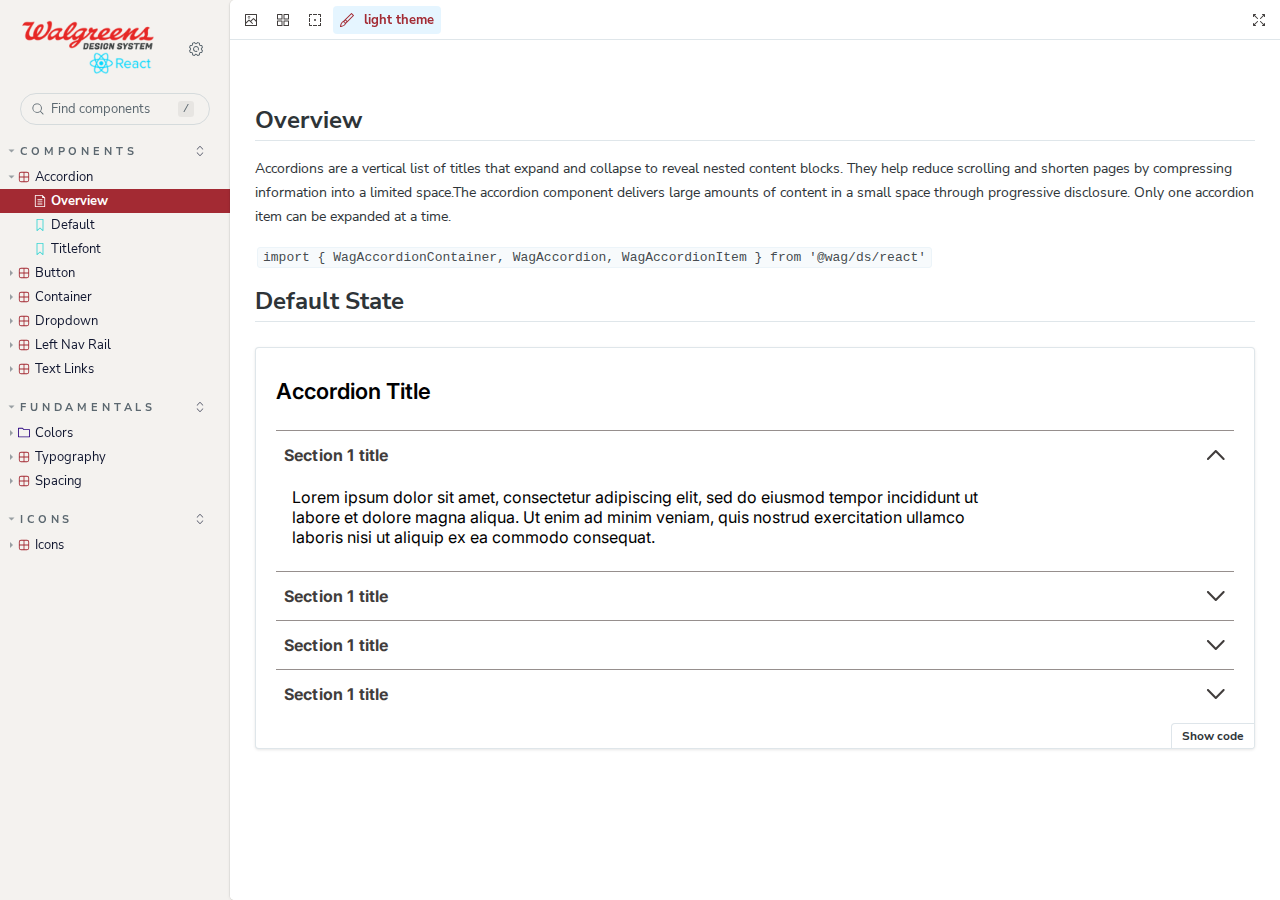
<file: index.html>
<!DOCTYPE html>
<html lang="en">
  <head>
    <meta charset="utf-8" />

    <title>@storybook/core-server - Storybook</title>
    <meta name="viewport" content="width=device-width, initial-scale=1" />

    
    <link rel="icon" type="image/svg+xml" href="./favicon.svg" />
    
    <link
      rel="prefetch"
      href="./sb-common-assets/nunito-sans-regular.woff2"
      as="font"
      type="font/woff2"
      crossorigin
    />
    <link
      rel="prefetch"
      href="./sb-common-assets/nunito-sans-bold.woff2"
      as="font"
      type="font/woff2"
      crossorigin
    />
    <link rel="stylesheet" href="./sb-common-assets/fonts.css" />

    <link href="./sb-manager/runtime.js" rel="modulepreload" />

    
    <link href="./sb-addons/storysource-0/manager-bundle.js" rel="modulepreload" />
    
    <link href="./sb-addons/essentials-controls-1/manager-bundle.js" rel="modulepreload" />
    
    <link href="./sb-addons/essentials-actions-2/manager-bundle.js" rel="modulepreload" />
    
    <link href="./sb-addons/essentials-backgrounds-3/manager-bundle.js" rel="modulepreload" />
    
    <link href="./sb-addons/essentials-viewport-4/manager-bundle.js" rel="modulepreload" />
    
    <link href="./sb-addons/essentials-toolbars-5/manager-bundle.js" rel="modulepreload" />
    
    <link href="./sb-addons/essentials-measure-6/manager-bundle.js" rel="modulepreload" />
    
    <link href="./sb-addons/essentials-outline-7/manager-bundle.js" rel="modulepreload" />
    
    <link href="./sb-addons/interactions-8/manager-bundle.js" rel="modulepreload" />
    
    <link href="./sb-addons/themes-9/manager-bundle.js" rel="modulepreload" />
    
    <link href="./sb-addons/a11y-10/manager-bundle.js" rel="modulepreload" />
    
    <link href="./sb-addons/links-11/manager-bundle.js" rel="modulepreload" />
    
    <link href="./sb-addons/libs-react-storybook-12/manager-bundle.js" rel="modulepreload" />
       

    <style>
      #storybook-root[hidden] {
        display: none !important;
      }
    </style>

    
  </head>
  <body>
    <div id="root"></div>

    
    <script>
      
        
          window['FEATURES'] = {
  "warnOnLegacyHierarchySeparator": true,
  "buildStoriesJson": false,
  "storyStoreV7": true,
  "argTypeTargetsV7": true,
  "legacyDecoratorFileOrder": false
};
        
      
        
          window['REFS'] = {};
        
      
        
          window['LOGLEVEL'] = "info";
        
      
        
          window['DOCS_OPTIONS'] = {
  "defaultName": "Docs",
  "autodocs": "tag"
};
        
      
        
          window['CONFIG_TYPE'] = "PRODUCTION";
        
      
        
      
        
      
    </script>
    

    <script type="module">
      import './sb-manager/runtime.js';

      
      import './sb-addons/storysource-0/manager-bundle.js';
      
      import './sb-addons/essentials-controls-1/manager-bundle.js';
      
      import './sb-addons/essentials-actions-2/manager-bundle.js';
      
      import './sb-addons/essentials-backgrounds-3/manager-bundle.js';
      
      import './sb-addons/essentials-viewport-4/manager-bundle.js';
      
      import './sb-addons/essentials-toolbars-5/manager-bundle.js';
      
      import './sb-addons/essentials-measure-6/manager-bundle.js';
      
      import './sb-addons/essentials-outline-7/manager-bundle.js';
      
      import './sb-addons/interactions-8/manager-bundle.js';
      
      import './sb-addons/themes-9/manager-bundle.js';
      
      import './sb-addons/a11y-10/manager-bundle.js';
      
      import './sb-addons/links-11/manager-bundle.js';
      
      import './sb-addons/libs-react-storybook-12/manager-bundle.js';
      
    </script>

    <link href="./sb-preview/runtime.js" rel="prefetch" as="script" />
  </body>
</html>
</file>
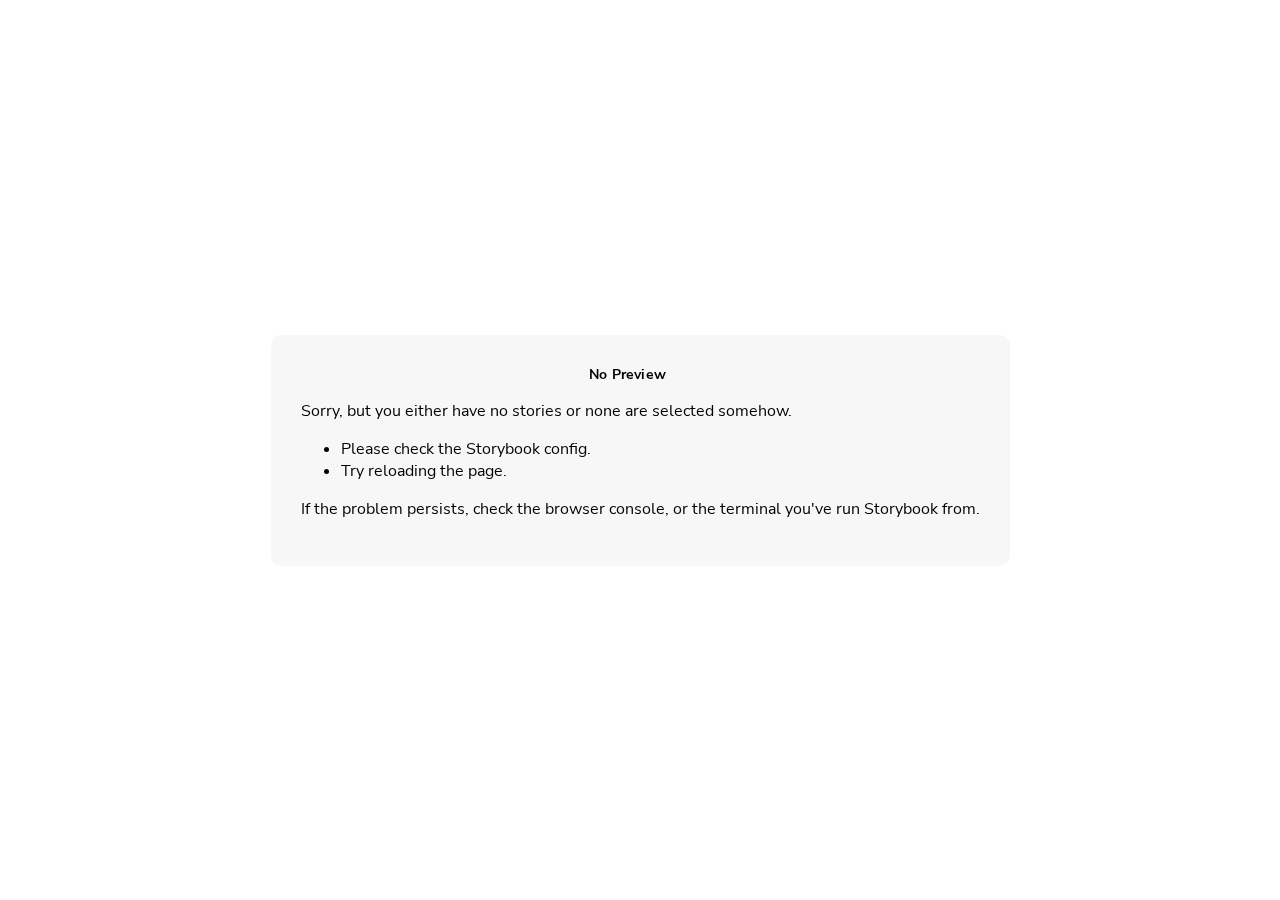
<file: iframe.html>
<!DOCTYPE html>
<!--suppress HtmlUnknownTarget -->
<html lang="en">

<head>
  <meta charset="utf-8" />
  <title>Storybook</title>
  <meta name="viewport" content="width=device-width, initial-scale=1" />

  <link rel="prefetch" href="./sb-common-assets/nunito-sans-regular.woff2" as="font" type="font/woff2" crossorigin />
  <link rel="prefetch" href="./sb-common-assets/nunito-sans-italic.woff2" as="font" type="font/woff2" crossorigin />
  <link rel="prefetch" href="./sb-common-assets/nunito-sans-bold.woff2" as="font" type="font/woff2" crossorigin />
  <link rel="prefetch" href="./sb-common-assets/nunito-sans-bold-italic.woff2" as="font" type="font/woff2" crossorigin />
  <link rel="stylesheet" href="./sb-common-assets/fonts.css" />

  <script>
    window.CONFIG_TYPE = 'PRODUCTION';
    window.LOGLEVEL = 'info';
    window.FRAMEWORK_OPTIONS = {};
    window.CHANNEL_OPTIONS = {};
    window.FEATURES = {"warnOnLegacyHierarchySeparator":true,"buildStoriesJson":false,"storyStoreV7":true,"argTypeTargetsV7":true,"legacyDecoratorFileOrder":false};
    window.STORIES = [{"titlePrefix":"","directory":"./libs/react/src","files":"**/*.mdx","importPathMatcher":"^\\.[\\\\/](?:libs\\/react\\/src(?:\\/(?!\\.)(?:(?:(?!(?:^|\\/)\\.).)*?)\\/|\\/|$)(?!\\.)(?=.)[^/]*?\\.mdx)$"},{"titlePrefix":"","directory":"./libs/react/src/lib","files":"**/*.stories.@(js|jsx|ts|tsx)","importPathMatcher":"^\\.[\\\\/](?:libs\\/react\\/src\\/lib(?:\\/(?!\\.)(?:(?:(?!(?:^|\\/)\\.).)*?)\\/|\\/|$)(?!\\.)(?=.)[^/]*?\\.stories\\.(js|jsx|ts|tsx))$"}];
    window.DOCS_OPTIONS = {"defaultName":"Docs","autodocs":"tag"};

    // We do this so that "module && module.hot" etc. in Storybook source code
    // doesn't fail (it will simply be disabled)
    window.module = undefined;
    window.global = window;
  </script>
  <base target="_parent" />

<style>
  /* While we aren't showing the main block yet, but still preparing, we want everything the user
     has rendered, which may or may not be in #storybook-root, to be display none */
  .sb-show-preparing-story:not(.sb-show-main) > :not(.sb-preparing-story) {
    display: none;
  }

  .sb-show-preparing-docs:not(.sb-show-main) > :not(.sb-preparing-docs) {
    display: none;
  }

  /* Hide our own blocks when we aren't supposed to be showing them */
  :not(.sb-show-preparing-story) > .sb-preparing-story,
  :not(.sb-show-preparing-docs) > .sb-preparing-docs,
  :not(.sb-show-nopreview) > .sb-nopreview,
  :not(.sb-show-errordisplay) > .sb-errordisplay {
    display: none;
  }

  .sb-show-main.sb-main-centered {
    margin: 0;
    display: flex;
    align-items: center;
    min-height: 100vh;
  }

  .sb-show-main.sb-main-centered #storybook-root {
    box-sizing: border-box;
    margin: auto;
    padding: 1rem;
    max-height: 100%; /* Hack for centering correctly in IE11 */
  }

  /* Vertical centering fix for IE11 */
  @media screen and (-ms-high-contrast: none), (-ms-high-contrast: active) {
    .sb-show-main.sb-main-centered:after {
      content: '';
      min-height: inherit;
      font-size: 0;
    }
  }

  .sb-show-main.sb-main-fullscreen {
    margin: 0;
    padding: 0;
    display: block;
  }

  .sb-show-main.sb-main-padded {
    margin: 0;
    padding: 1rem;
    display: block;
    box-sizing: border-box;
  }

  .sb-wrapper {
    position: fixed;
    top: 0;
    bottom: 0;
    left: 0;
    right: 0;
    padding: 20px;
    font-family: 'Nunito Sans', -apple-system, '.SFNSText-Regular', 'San Francisco',
      BlinkMacSystemFont, 'Segoe UI', 'Helvetica Neue', Helvetica, Arial, sans-serif;
    -webkit-font-smoothing: antialiased;
    overflow: auto;
  }

  .sb-heading {
    font-size: 14px;
    font-weight: 600;
    letter-spacing: 0.2px;
    margin: 10px 0;
    padding-right: 25px;
  }

  .sb-nopreview {
    display: flex;
    align-content: center;
    justify-content: center;
  }

  .sb-nopreview_main {
    margin: auto;
    padding: 30px;
    border-radius: 10px;
    background: rgba(0, 0, 0, 0.03);
  }

  .sb-nopreview_heading {
    text-align: center;
  }

  .sb-errordisplay {
    border: 20px solid rgb(187, 49, 49);
    background: #222;
    color: #fff;
    z-index: 999999;
  }

  .sb-errordisplay_code {
    padding: 10px;
    background: #000;
    color: #eee;
    font-family: 'Operator Mono', 'Fira Code Retina', 'Fira Code', 'FiraCode-Retina', 'Andale Mono',
      'Lucida Console', Consolas, Monaco, monospace;
  }

  .sb-errordisplay pre {
    white-space: pre-wrap;
  }

  @-webkit-keyframes sb-rotate360 {
    from {
      transform: rotate(0deg);
    }
    to {
      transform: rotate(360deg);
    }
  }
  @keyframes sb-rotate360 {
    from {
      transform: rotate(0deg);
    }
    to {
      transform: rotate(360deg);
    }
  }
  @-webkit-keyframes sb-glow {
    0%,
    100% {
      opacity: 1;
    }
    50% {
      opacity: 0.4;
    }
  }
  @keyframes sb-glow {
    0%,
    100% {
      opacity: 1;
    }
    50% {
      opacity: 0.4;
    }
  }

  /* We display the preparing loaders *over* the rendering story */
  .sb-preparing-story,
  .sb-preparing-docs {
    background-color: white;
    /* Maximum possible z-index. It would be better to use stacking contexts to ensure it's always
    on top, but this isn't possible as it would require making CSS changes that could affect user code */
    z-index: 2147483647;
  }

  .sb-loader {
    -webkit-animation: sb-rotate360 0.7s linear infinite;
    animation: sb-rotate360 0.7s linear infinite;
    border-color: rgba(97, 97, 97, 0.29);
    border-radius: 50%;
    border-style: solid;
    border-top-color: #646464;
    border-width: 2px;
    display: inline-block;
    height: 32px;
    left: 50%;
    margin-left: -16px;
    margin-top: -16px;
    mix-blend-mode: difference;
    overflow: hidden;
    position: absolute;
    top: 50%;
    transition: all 200ms ease-out;
    vertical-align: top;
    width: 32px;
    z-index: 4;
  }

  .sb-previewBlock {
    background: #fff;
    border: 1px solid rgba(0, 0, 0, 0.1);
    border-radius: 4px;
    box-shadow: rgba(0, 0, 0, 0.1) 0 1px 3px 0;
    margin: 25px auto 40px;
    max-width: 600px;
  }

  .sb-previewBlock_header {
    align-items: center;
    box-shadow: rgba(0, 0, 0, 0.1) 0 -1px 0 0 inset;
    display: flex;
    gap: 14px;
    height: 40px;
    padding: 0 12px;
  }

  .sb-previewBlock_icon {
    -webkit-animation: sb-glow 1.5s ease-in-out infinite;
    animation: sb-glow 1.5s ease-in-out infinite;
    background: #e6e6e6;
    height: 14px;
    width: 14px;
  }
  .sb-previewBlock_icon:last-child {
    margin-left: auto;
  }

  .sb-previewBlock_body {
    -webkit-animation: sb-glow 1.5s ease-in-out infinite;
    animation: sb-glow 1.5s ease-in-out infinite;
    height: 182px;
    position: relative;
  }

  .sb-argstableBlock {
    border-collapse: collapse;
    border-spacing: 0;
    font-size: 13px;
    line-height: 20px;
    margin: 25px auto 40px;
    max-width: 600px;
    text-align: left;
    width: 100%;
  }
  .sb-argstableBlock th:first-of-type,
  .sb-argstableBlock td:first-of-type {
    padding-left: 20px;
  }
  .sb-argstableBlock th:nth-of-type(2),
  .sb-argstableBlock td:nth-of-type(2) {
    width: 35%;
  }
  .sb-argstableBlock th:nth-of-type(3),
  .sb-argstableBlock td:nth-of-type(3) {
    width: 15%;
  }
  .sb-argstableBlock th:last-of-type,
  .sb-argstableBlock td:last-of-type {
    width: 25%;
    padding-right: 20px;
  }
  .sb-argstableBlock th span,
  .sb-argstableBlock td span {
    -webkit-animation: sb-glow 1.5s ease-in-out infinite;
    animation: sb-glow 1.5s ease-in-out infinite;
    background-color: rgba(0, 0, 0, 0.1);
    border-radius: 0;
    box-shadow: none;
    color: transparent;
  }
  .sb-argstableBlock th {
    padding: 10px 15px;
  }

  .sb-argstableBlock-body {
    border-radius: 4px;
    box-shadow: rgba(0, 0, 0, 0.1) 0 1px 3px 1px, rgba(0, 0, 0, 0.065) 0 0 0 1px;
  }
  .sb-argstableBlock-body tr {
    background: transparent;
    overflow: hidden;
  }
  .sb-argstableBlock-body tr:not(:first-child) {
    border-top: 1px solid #e6e6e6;
  }
  .sb-argstableBlock-body tr:first-child td:first-child {
    border-top-left-radius: 4px;
  }
  .sb-argstableBlock-body tr:first-child td:last-child {
    border-top-right-radius: 4px;
  }
  .sb-argstableBlock-body tr:last-child td:first-child {
    border-bottom-left-radius: 4px;
  }
  .sb-argstableBlock-body tr:last-child td:last-child {
    border-bottom-right-radius: 4px;
  }
  .sb-argstableBlock-body td {
    background: #fff;
    padding-bottom: 10px;
    padding-top: 10px;
    vertical-align: top;
  }
  .sb-argstableBlock-body td:not(:first-of-type) {
    padding-left: 15px;
    padding-right: 15px;
  }
  .sb-argstableBlock-body button {
    -webkit-animation: sb-glow 1.5s ease-in-out infinite;
    animation: sb-glow 1.5s ease-in-out infinite;
    background-color: rgba(0, 0, 0, 0.1);
    border: 0;
    border-radius: 0;
    box-shadow: none;
    color: transparent;
    display: inline;
    font-size: 12px;
    line-height: 1;
    padding: 10px 16px;
  }

  .sb-argstableBlock-summary {
    margin-top: 4px;
  }

  .sb-argstableBlock-code {
    margin-right: 4px;
    margin-bottom: 4px;
    padding: 2px 5px;
  }
</style>

<script>
  /* globals window */
  /* eslint-disable no-underscore-dangle */
  try {
    if (window.top !== window) {
      window.__REACT_DEVTOOLS_GLOBAL_HOOK__ = window.top.__REACT_DEVTOOLS_GLOBAL_HOOK__;
      window.__VUE_DEVTOOLS_GLOBAL_HOOK__ = window.top.__VUE_DEVTOOLS_GLOBAL_HOOK__;
      window.top.__VUE_DEVTOOLS_CONTEXT__ = window.document;
    }
  } catch (e) {
    // eslint-disable-next-line no-console
    console.warn('unable to connect to top frame for connecting dev tools');
  }
</script>

  <script type="module" crossorigin src="./assets/iframe-2f9594f8.js"></script>
</head>

<body>
  <html>
    <body wag-theme="light-mode" class="wag--wds--wrapper"></body>
</html><div class="sb-preparing-story sb-wrapper">
  <div class="sb-loader"></div>
</div>

<div class="sb-preparing-docs sb-wrapper">
  <div class="sb-previewBlock">
    <div class="sb-previewBlock_header">
      <div class="sb-previewBlock_icon"></div>
      <div class="sb-previewBlock_icon"></div>
      <div class="sb-previewBlock_icon"></div>
      <div class="sb-previewBlock_icon"></div>
    </div>
    <div class="sb-previewBlock_body">
      <div class="sb-loader"></div>
    </div>
  </div>
  <table aria-hidden="true" class="sb-argstableBlock">
    <thead class="sb-argstableBlock-head">
      <tr>
        <th><span>Name</span></th>
        <th><span>Description</span></th>
        <th><span>Default</span></th>
        <th><span>Control </span></th>
      </tr>
    </thead>
    <tbody class="sb-argstableBlock-body">
      <tr>
        <td><span>propertyName</span><span title="Required">*</span></td>
        <td>
          <div><span>This is a short description</span></div>
          <div class="sb-argstableBlock-summary">
            <div><span class="sb-argstableBlock-code">summary</span></div>
          </div>
        </td>
        <td>
          <div><span class="sb-argstableBlock-code">defaultValue</span></div>
        </td>
        <td><button>Set string</button></td>
      </tr>
      <tr>
        <td><span>propertyName</span><span>*</span></td>
        <td>
          <div><span>This is a short description</span></div>
          <div class="sb-argstableBlock-summary">
            <div><span class="sb-argstableBlock-code">summary</span></div>
          </div>
        </td>
        <td>
          <div><span class="sb-argstableBlock-code">defaultValue</span></div>
        </td>
        <td><button>Set string</button></td>
      </tr>
      <tr>
        <td><span>propertyName</span><span>*</span></td>
        <td>
          <div><span>This is a short description</span></div>
          <div class="sb-argstableBlock-summary">
            <div><span class="sb-argstableBlock-code">summary</span></div>
          </div>
        </td>
        <td>
          <div><span class="sb-argstableBlock-code">defaultValue</span></div>
        </td>
        <td><button>Set string</button></td>
      </tr>
    </tbody>
  </table>
</div>

<div class="sb-nopreview sb-wrapper">
  <div class="sb-nopreview_main">
    <h1 class="sb-nopreview_heading sb-heading">No Preview</h1>
    <p>Sorry, but you either have no stories or none are selected somehow.</p>
    <ul>
      <li>Please check the Storybook config.</li>
      <li>Try reloading the page.</li>
    </ul>
    <p>
      If the problem persists, check the browser console, or the terminal you've run Storybook from.
    </p>
  </div>
</div>

<div class="sb-errordisplay sb-wrapper">
  <pre id="error-message" class="sb-heading"></pre>
  <pre class="sb-errordisplay_code"><code id="error-stack"></code></pre>
</div>

  <div id="storybook-root"></div>
  <div id="storybook-docs"></div>
  
  
</body>

</html>
</file>
<file: sb-common-assets/fonts.css>
@font-face {
  font-family: 'Nunito Sans';
  font-style: normal;
  font-weight: 400;
  font-display: swap;
  src: url('./nunito-sans-regular.woff2') format('woff2');
}

@font-face {
  font-family: 'Nunito Sans';
  font-style: italic;
  font-weight: 400;
  font-display: swap;
  src: url('./nunito-sans-italic.woff2') format('woff2');
}

@font-face {
  font-family: 'Nunito Sans';
  font-style: normal;
  font-weight: 700;
  font-display: swap;
  src: url('./nunito-sans-bold.woff2') format('woff2');
}

@font-face {
  font-family: 'Nunito Sans';
  font-style: italic;
  font-weight: 700;
  font-display: swap;
  src: url('./nunito-sans-bold-italic.woff2') format('woff2');
}
</file>
